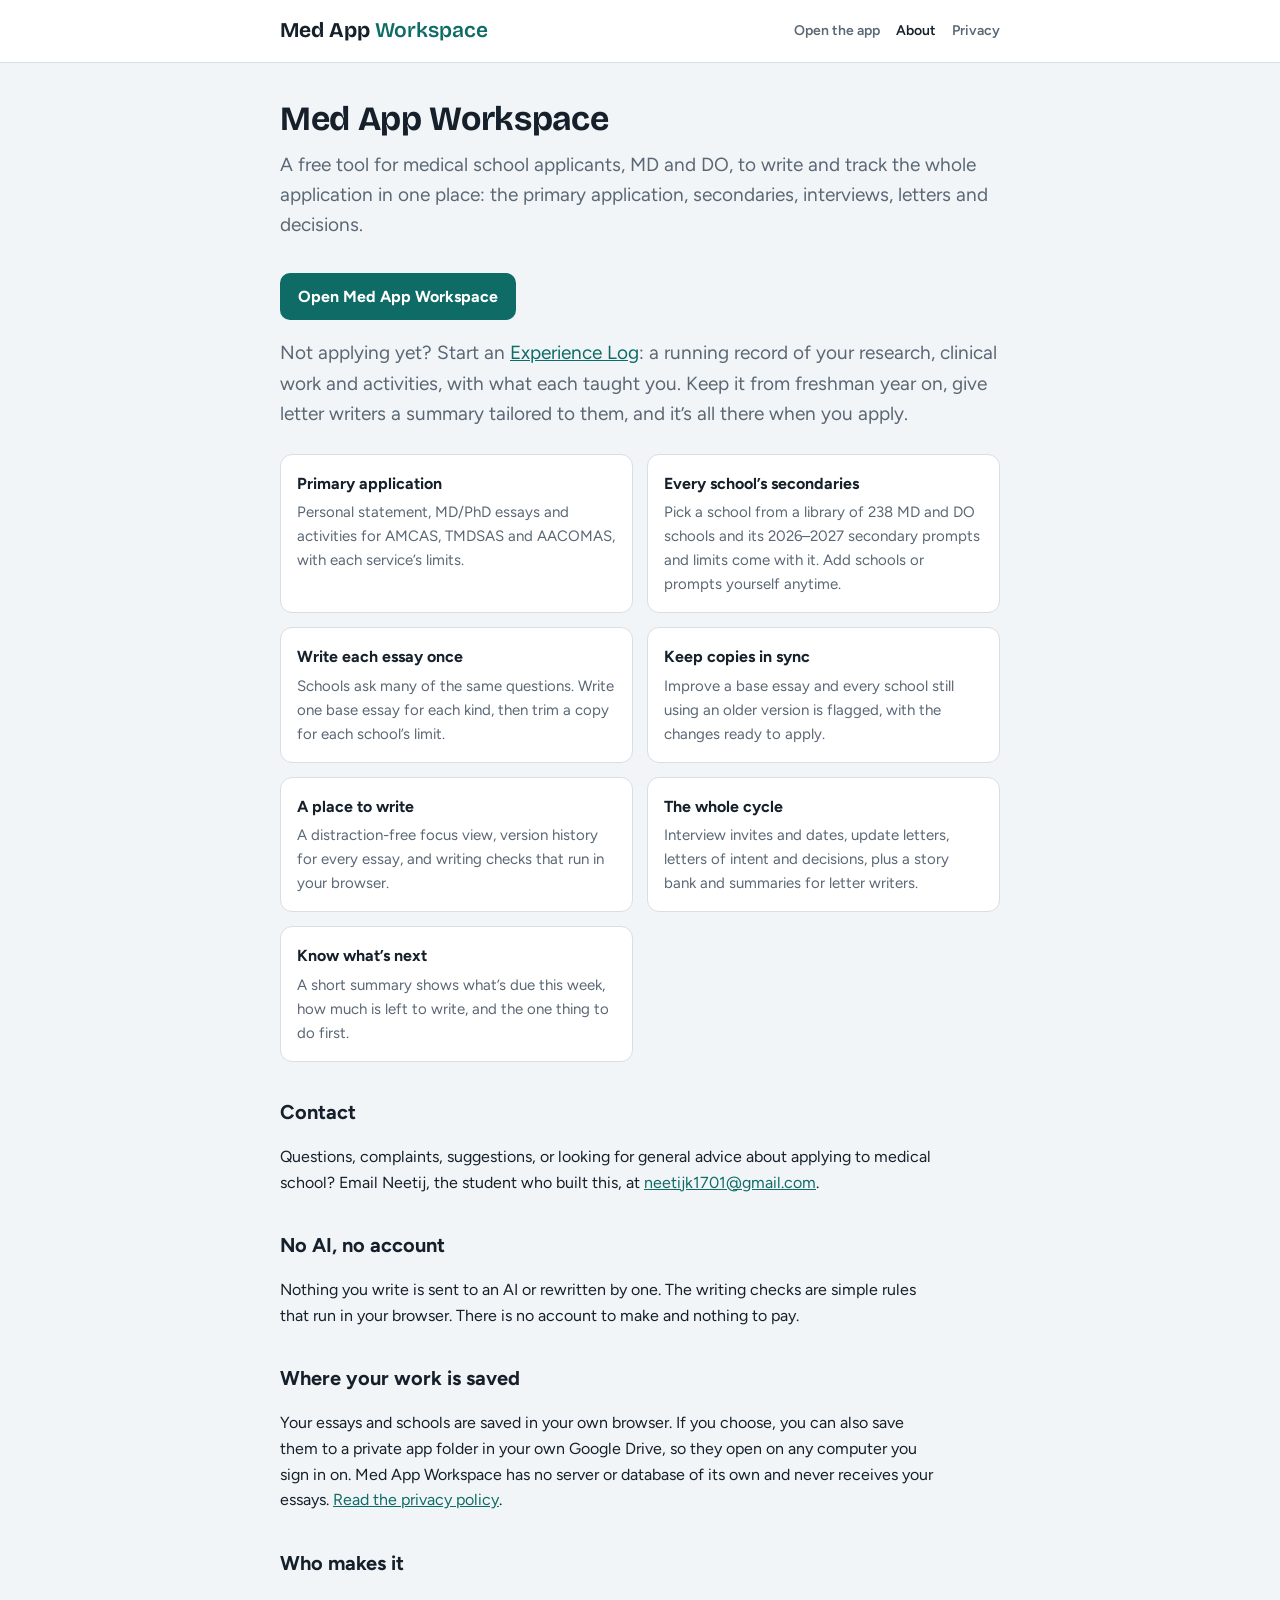
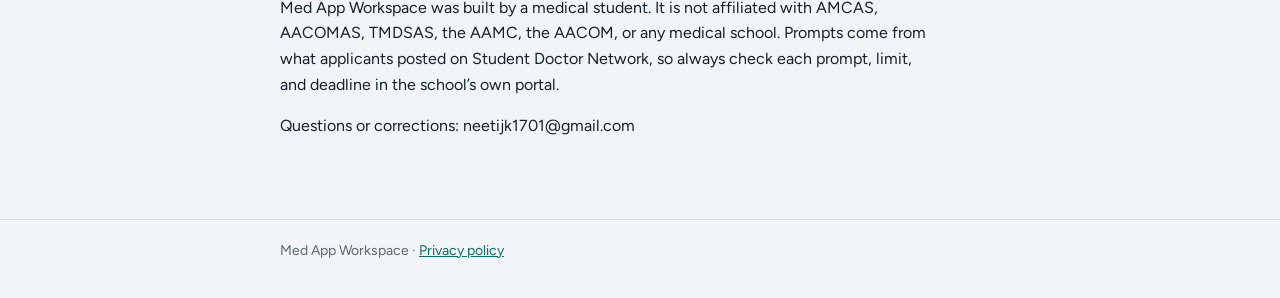
<file: public/about.html>
<!doctype html>
<html lang="en">
<head>
<meta charset="utf-8">
<meta name="viewport" content="width=device-width, initial-scale=1, viewport-fit=cover">
<title>Med App Workspace</title>
<meta name="description" content="A free tool for medical school applicants to track secondary essays, reuse essays across schools, and see what to work on next.">
<link rel="icon" href="favicon.png" type="image/png">
<link rel="preconnect" href="https://fonts.googleapis.com"><link rel="preconnect" href="https://fonts.gstatic.com" crossorigin>
<link rel="stylesheet" href="https://fonts.googleapis.com/css2?family=Bricolage+Grotesque:opsz,wght@12..96,700&family=Figtree:wght@400;600;700&display=swap">
<link rel="stylesheet" href="site.css">
</head>
<body>
<header><div class="wrap"><a class="brand" href="./">Med App <span>Workspace</span></a><nav><a href="./">Open the app</a><a href="about.html" aria-current="page">About</a><a href="privacy.html">Privacy</a></nav></div></header>
<main class="wrap">
  <h1>Med App Workspace</h1>
  <p class="lead">A free tool for medical school applicants, MD and DO, to write and track the whole application in one place: the primary application, secondaries, interviews, letters and decisions.</p>
  <a class="cta" href="./">Open Med App Workspace</a>
  <p class="lead" style="margin-top:14px">Not applying yet? Start an <a href="./#log">Experience Log</a>: a running record of your research, clinical work and activities, with what each taught you. Keep it from freshman year on, give letter writers a summary tailored to them, and it’s all there when you apply.</p>
  <div class="grid">
    <div class="card"><h3>Primary application</h3><p>Personal statement, MD/PhD essays and activities for AMCAS, TMDSAS and AACOMAS, with each service’s limits.</p></div>
    <div class="card"><h3>Every school’s secondaries</h3><p>Pick a school from a library of 238 MD and DO schools and its 2026–2027 secondary prompts and limits come with it. Add schools or prompts yourself anytime.</p></div>
    <div class="card"><h3>Write each essay once</h3><p>Schools ask many of the same questions. Write one base essay for each kind, then trim a copy for each school’s limit.</p></div>
    <div class="card"><h3>Keep copies in sync</h3><p>Improve a base essay and every school still using an older version is flagged, with the changes ready to apply.</p></div>
    <div class="card"><h3>A place to write</h3><p>A distraction-free focus view, version history for every essay, and writing checks that run in your browser.</p></div>
    <div class="card"><h3>The whole cycle</h3><p>Interview invites and dates, update letters, letters of intent and decisions, plus a story bank and summaries for letter writers.</p></div>
    <div class="card"><h3>Know what’s next</h3><p>A short summary shows what’s due this week, how much is left to write, and the one thing to do first.</p></div>
  </div>
  <h2>Contact</h2>
  <p>Questions, complaints, suggestions, or looking for general advice about applying to medical school? Email Neetij, the student who built this, at <a href="mailto:neetijk1701@gmail.com">neetijk1701@gmail.com</a>.</p>
  <h2>No AI, no account</h2>
  <p>Nothing you write is sent to an AI or rewritten by one. The writing checks are simple rules that run in your browser. There is no account to make and nothing to pay.</p>
  <h2>Where your work is saved</h2>
  <p>Your essays and schools are saved in your own browser. If you choose, you can also save them to a private app folder in your own Google Drive, so they open on any computer you sign in on. Med App Workspace has no server or database of its own and never receives your essays. <a href="privacy.html">Read the privacy policy</a>.</p>
  <h2>Who makes it</h2>
  <p>Med App Workspace was built by a medical student. It is not affiliated with AMCAS, AACOMAS, TMDSAS, the AAMC, the AACOM, or any medical school. Prompts come from what applicants posted on Student Doctor Network, so always check each prompt, limit, and deadline in the school’s own portal.</p>
  <p>Questions or corrections: <span id="mail">neetijk1701@gmail.com</span></p>
</main>
<footer><div class="wrap">Med App Workspace · <a href="privacy.html">Privacy policy</a></div></footer>
</body>
</html>
</file>
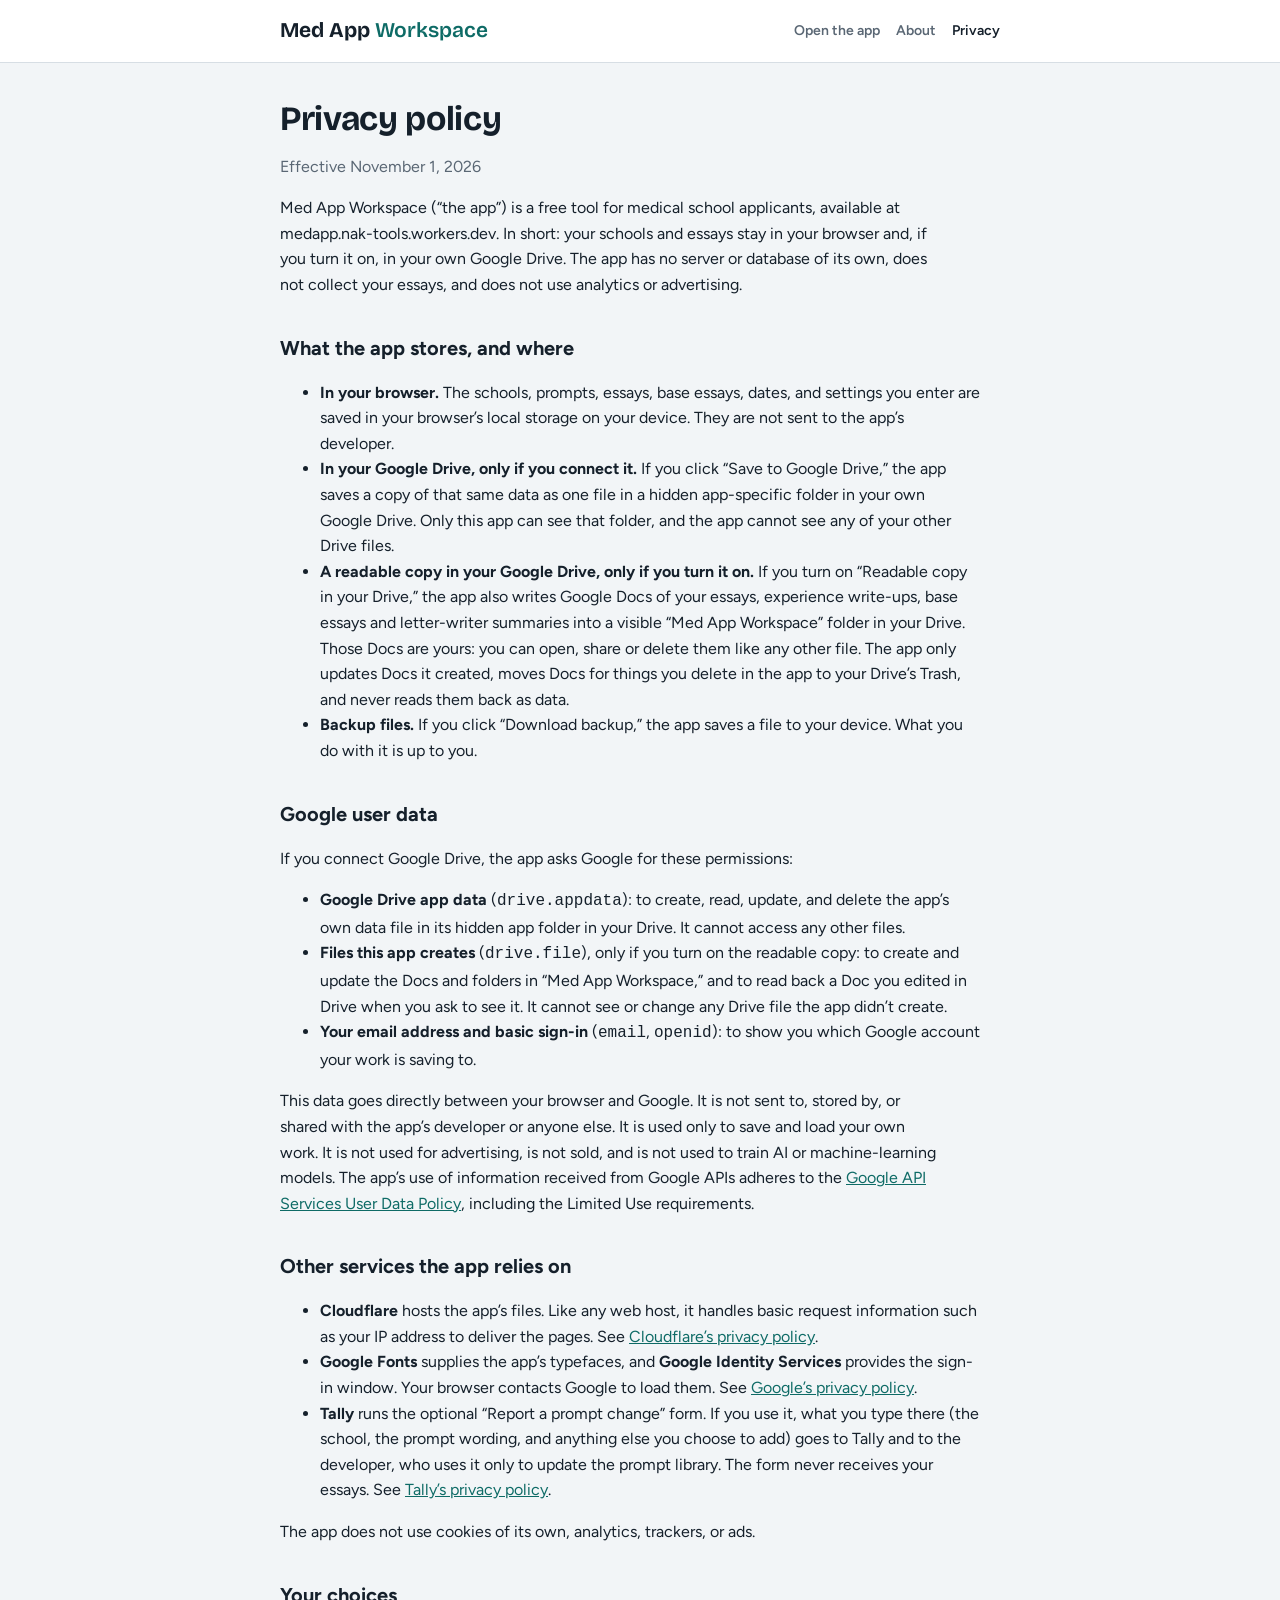
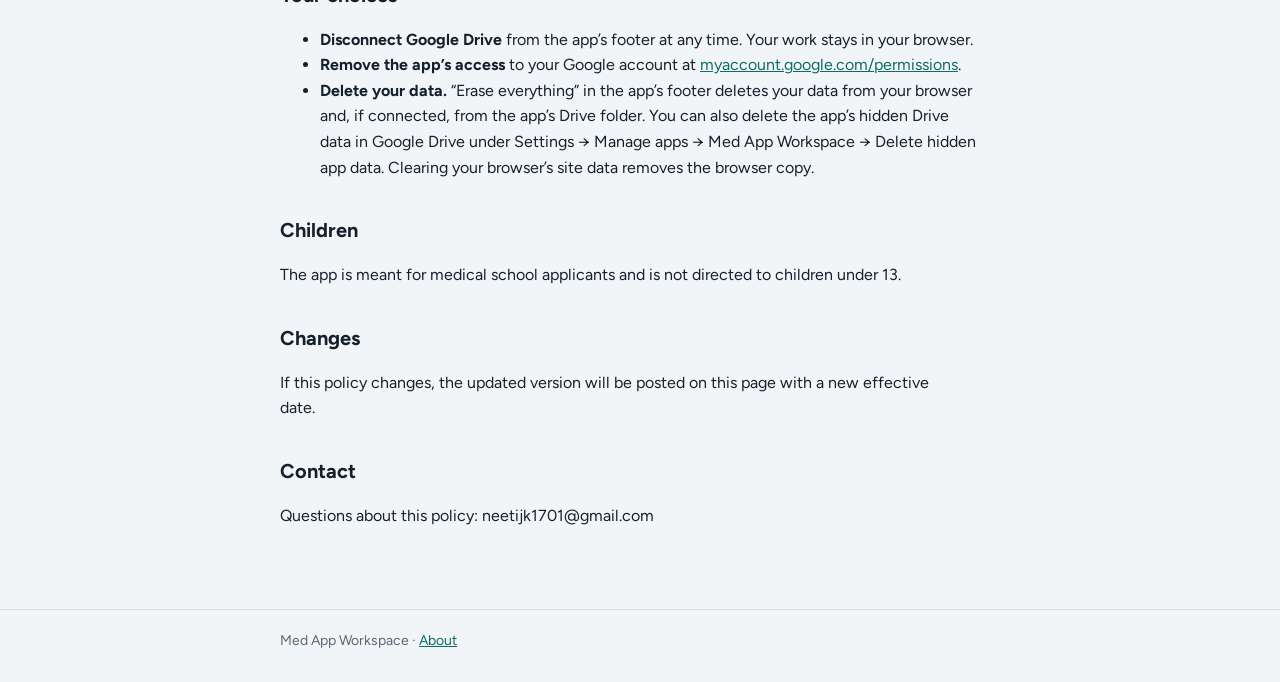
<file: public/privacy.html>
<!doctype html>
<html lang="en">
<head>
<meta charset="utf-8">
<meta name="viewport" content="width=device-width, initial-scale=1, viewport-fit=cover">
<title>Med App Workspace Privacy Policy</title>
<meta name="description" content="How Med App Workspace handles your data: saved in your browser and, if you choose, your own Google Drive. No server, no database, no analytics.">
<link rel="icon" href="favicon.png" type="image/png">
<link rel="preconnect" href="https://fonts.googleapis.com"><link rel="preconnect" href="https://fonts.gstatic.com" crossorigin>
<link rel="stylesheet" href="https://fonts.googleapis.com/css2?family=Bricolage+Grotesque:opsz,wght@12..96,700&family=Figtree:wght@400;600;700&display=swap">
<link rel="stylesheet" href="site.css">
</head>
<body>
<header><div class="wrap"><a class="brand" href="./">Med App <span>Workspace</span></a><nav><a href="./">Open the app</a><a href="about.html">About</a><a href="privacy.html" aria-current="page">Privacy</a></nav></div></header>
<main class="wrap">
  <h1>Privacy policy</h1>
  <p class="muted">Effective November 1, 2026</p>
  <p>Med App Workspace (“the app”) is a free tool for medical school applicants, available at medapp.nak-tools.workers.dev. In short: your schools and essays stay in your browser and, if you turn it on, in your own Google Drive. The app has no server or database of its own, does not collect your essays, and does not use analytics or advertising.</p>

  <h2>What the app stores, and where</h2>
  <ul>
    <li><strong>In your browser.</strong> The schools, prompts, essays, base essays, dates, and settings you enter are saved in your browser’s local storage on your device. They are not sent to the app’s developer.</li>
    <li><strong>In your Google Drive, only if you connect it.</strong> If you click “Save to Google Drive,” the app saves a copy of that same data as one file in a hidden app-specific folder in your own Google Drive. Only this app can see that folder, and the app cannot see any of your other Drive files.</li>
    <li><strong>A readable copy in your Google Drive, only if you turn it on.</strong> If you turn on “Readable copy in your Drive,” the app also writes Google Docs of your essays, experience write-ups, base essays and letter-writer summaries into a visible “Med App Workspace” folder in your Drive. Those Docs are yours: you can open, share or delete them like any other file. The app only updates Docs it created, moves Docs for things you delete in the app to your Drive’s Trash, and never reads them back as data.</li>
    <li><strong>Backup files.</strong> If you click “Download backup,” the app saves a file to your device. What you do with it is up to you.</li>
  </ul>

  <h2>Google user data</h2>
  <p>If you connect Google Drive, the app asks Google for these permissions:</p>
  <ul>
    <li><strong>Google Drive app data</strong> (<code>drive.appdata</code>): to create, read, update, and delete the app’s own data file in its hidden app folder in your Drive. It cannot access any other files.</li>
    <li><strong>Files this app creates</strong> (<code>drive.file</code>), only if you turn on the readable copy: to create and update the Docs and folders in “Med App Workspace,” and to read back a Doc you edited in Drive when you ask to see it. It cannot see or change any Drive file the app didn’t create.</li>
    <li><strong>Your email address and basic sign-in</strong> (<code>email</code>, <code>openid</code>): to show you which Google account your work is saving to.</li>
  </ul>
  <p>This data goes directly between your browser and Google. It is not sent to, stored by, or shared with the app’s developer or anyone else. It is used only to save and load your own work. It is not used for advertising, is not sold, and is not used to train AI or machine-learning models. The app’s use of information received from Google APIs adheres to the <a href="https://developers.google.com/terms/api-services-user-data-policy">Google API Services User Data Policy</a>, including the Limited Use requirements.</p>

  <h2>Other services the app relies on</h2>
  <ul>
    <li><strong>Cloudflare</strong> hosts the app’s files. Like any web host, it handles basic request information such as your IP address to deliver the pages. See <a href="https://www.cloudflare.com/privacypolicy/">Cloudflare’s privacy policy</a>.</li>
    <li><strong>Google Fonts</strong> supplies the app’s typefaces, and <strong>Google Identity Services</strong> provides the sign-in window. Your browser contacts Google to load them. See <a href="https://policies.google.com/privacy">Google’s privacy policy</a>.</li>
    <li><strong>Tally</strong> runs the optional “Report a prompt change” form. If you use it, what you type there (the school, the prompt wording, and anything else you choose to add) goes to Tally and to the developer, who uses it only to update the prompt library. The form never receives your essays. See <a href="https://tally.so/help/privacy-policy">Tally’s privacy policy</a>.</li>
  </ul>
  <p>The app does not use cookies of its own, analytics, trackers, or ads.</p>

  <h2>Your choices</h2>
  <ul>
    <li><strong>Disconnect Google Drive</strong> from the app’s footer at any time. Your work stays in your browser.</li>
    <li><strong>Remove the app’s access</strong> to your Google account at <a href="https://myaccount.google.com/permissions">myaccount.google.com/permissions</a>.</li>
    <li><strong>Delete your data.</strong> “Erase everything” in the app’s footer deletes your data from your browser and, if connected, from the app’s Drive folder. You can also delete the app’s hidden Drive data in Google Drive under Settings → Manage apps → Med App Workspace → Delete hidden app data. Clearing your browser’s site data removes the browser copy.</li>
  </ul>

  <h2>Children</h2>
  <p>The app is meant for medical school applicants and is not directed to children under 13.</p>

  <h2>Changes</h2>
  <p>If this policy changes, the updated version will be posted on this page with a new effective date.</p>

  <h2>Contact</h2>
  <p>Questions about this policy: neetijk1701@gmail.com</p>
</main>
<footer><div class="wrap">Med App Workspace · <a href="about.html">About</a></div></footer>
</body>
</html>
</file>
<file: public/site.css>
/* Shared styles for the About and Privacy pages (the app itself has its own inline styles). */
:root{--bg:#F2F5F7;--surface:#FFFFFF;--ink:#15202B;--muted:#5A6774;--line:#D7DEE4;--accent:#0E6B66;--accent-ink:#FFFFFF;--accent-soft:#DCEEEB;
  --f-display:"Bricolage Grotesque","Figtree",system-ui,sans-serif;--f-ui:"Figtree",system-ui,-apple-system,"Segoe UI",sans-serif}
@media (prefers-color-scheme: dark){:root{--bg:#0E141A;--surface:#161F28;--ink:#E3E9EF;--muted:#94A2AF;--line:#2A3641;--accent:#55BDB4;--accent-ink:#0B1A19;--accent-soft:#16332F;color-scheme:dark}}
*{box-sizing:border-box}
body{margin:0;background:var(--bg);color:var(--ink);font-family:var(--f-ui);font-size:16px;line-height:1.6}
.wrap{max-width:760px;margin:0 auto;padding-left:max(20px,env(safe-area-inset-left,0px));padding-right:max(20px,env(safe-area-inset-right,0px))}
header{background:var(--surface);border-bottom:1px solid var(--line)}
header .wrap{display:flex;align-items:center;gap:16px;padding-block:14px;flex-wrap:wrap}
.brand{font-family:var(--f-display);font-weight:700;font-size:21px;color:var(--ink);text-decoration:none}
.brand span{color:var(--accent);font-weight:600}
nav{margin-left:auto;display:flex;gap:16px;font-weight:600;font-size:14px}
nav a{color:var(--muted);text-decoration:none} nav a[aria-current]{color:var(--ink)}
main{padding-block:36px 64px}
h1{font-family:var(--f-display);font-size:34px;line-height:1.15;margin:0 0 12px;text-wrap:balance;letter-spacing:-.01em}
h2{font-size:20px;margin:34px 0 8px}
p,li{max-width:66ch} a{color:var(--accent)}
.lead{font-size:19px;color:var(--muted);margin:0 0 24px}
.cta{display:inline-block;background:var(--accent);color:var(--accent-ink);font-weight:700;padding:11px 18px;border-radius:10px;text-decoration:none;margin:8px 0 4px}
.grid{display:grid;grid-template-columns:repeat(auto-fit,minmax(300px,1fr));gap:14px;margin:18px 0}
.card{background:var(--surface);border:1px solid var(--line);border-radius:12px;padding:16px}
.card h3{margin:0 0 4px;font-size:16px} .card p{margin:0;color:var(--muted);font-size:15px}
.muted{color:var(--muted)} footer{border-top:1px solid var(--line);padding-block:20px 36px;color:var(--muted);font-size:14px}
</file>
